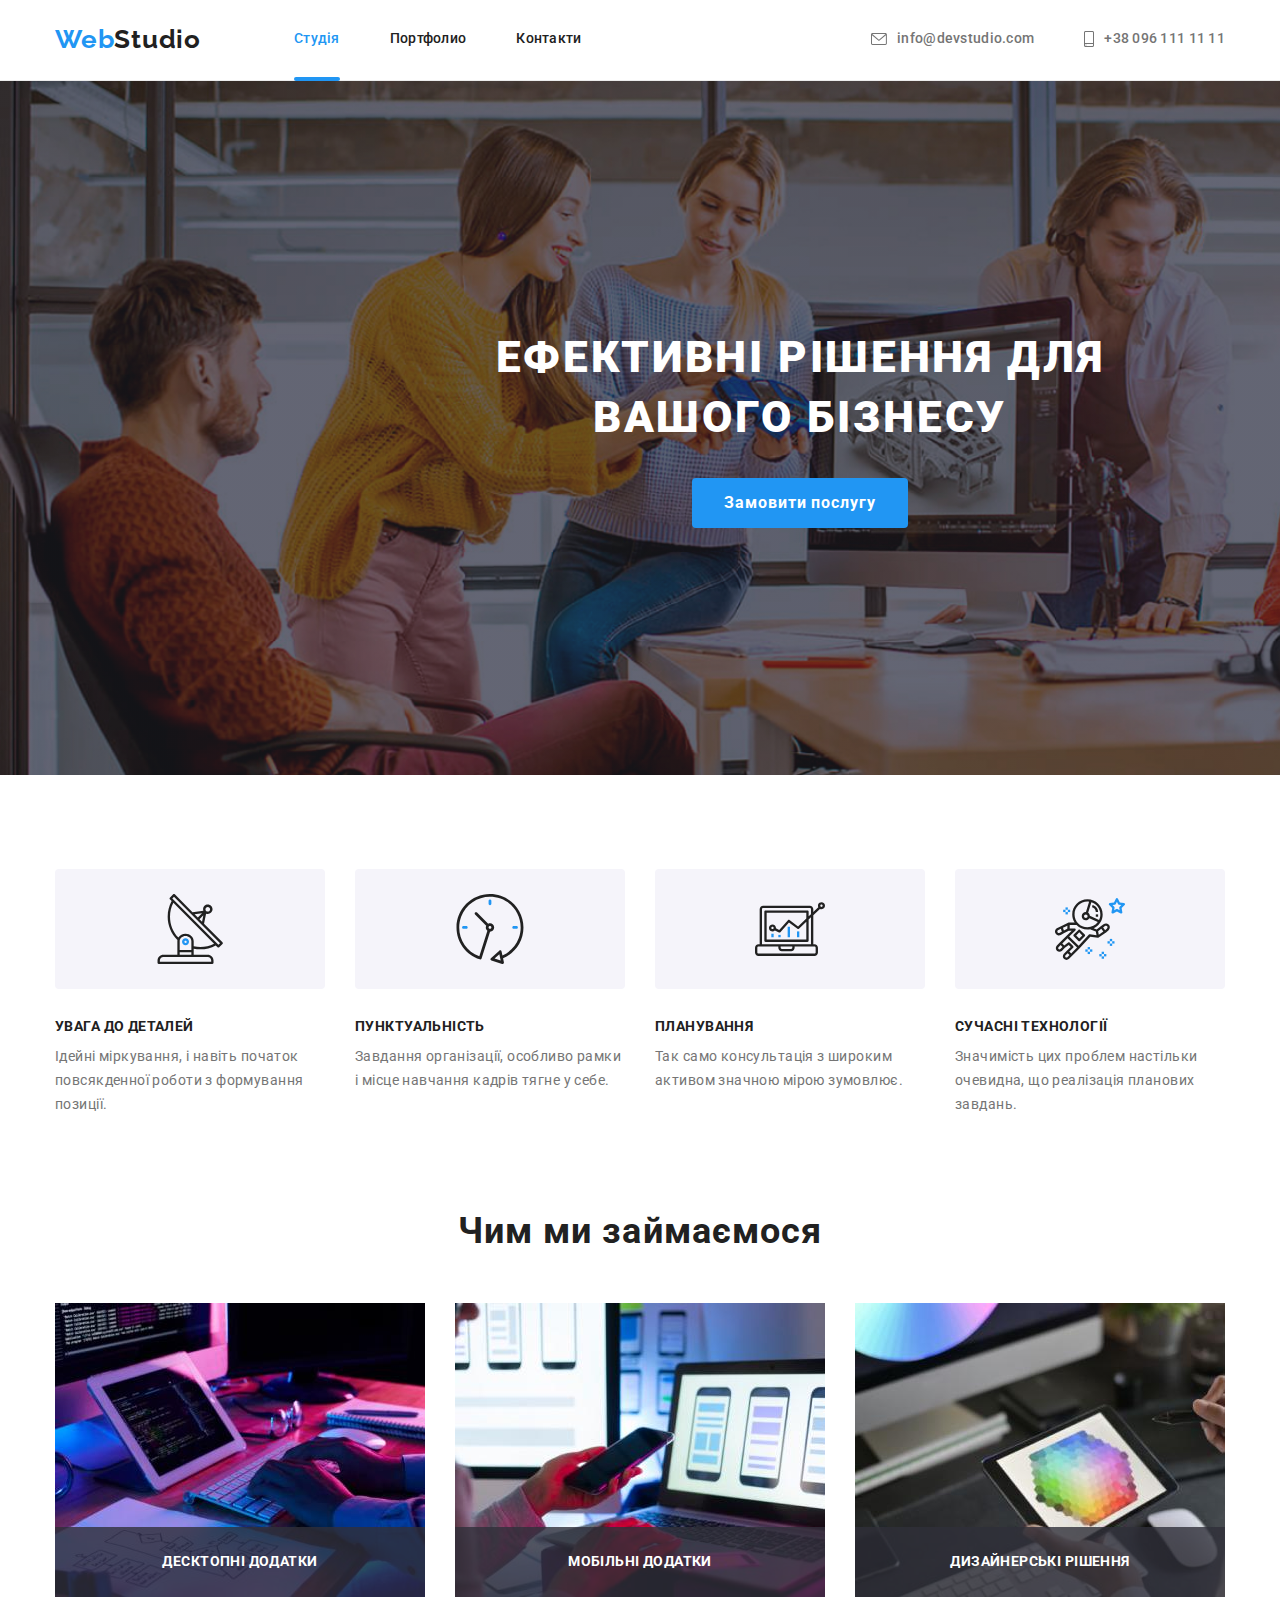
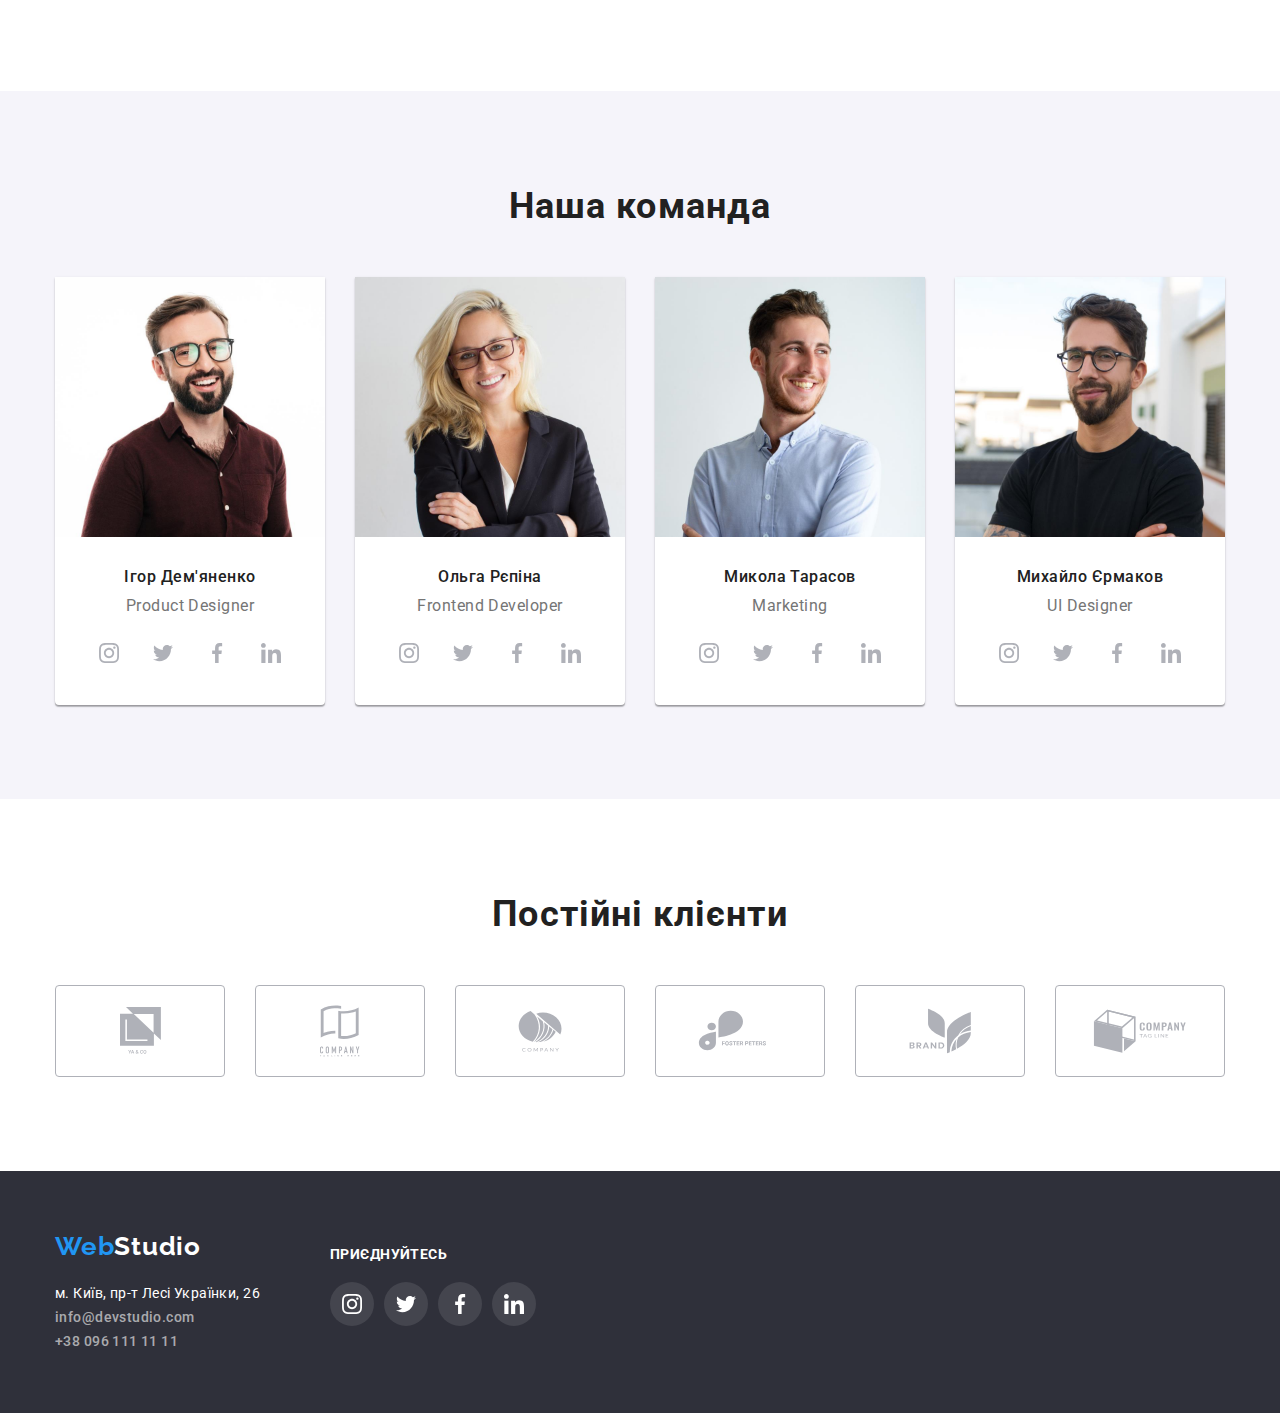
<file: index.html>
<!DOCTYPE html>
<html lang="en">

<head>
  <meta charset="UTF-8" />
  <meta http-equiv="X-UA-Compatible" content="IE=edge" />
  <meta name="viewport" content="width=device-width, initial-scale=1.0" />
  <title>Студія</title>
  <link rel="preconnect" href="https://fonts.googleapis.com" />
  <link rel="preconnect" href="https://fonts.gstatic.com" crossorigin />
  <link rel="stylesheet"
    href="https://cdnjs.cloudflare.com/ajax/libs/modern-normalize/1.0.0/modern-normalize.min.css" />
  <link rel="stylesheet" href="./css/styles.css" />
  <link href="https://fonts.googleapis.com/css2?family=Raleway:wght@700&family=Roboto:wght@400;500;700;900&display=swap"
    rel="stylesheet" />
</head>

<body>
  <!-- HEADER -->
  <header class="page-header">
    <div class="container page-header-container">
      <nav class="page-navigation">
        <a class="logo link" href="/"> <span>Web</span>Studio </a>

        <ul class="menu list">
          <li class="menu-item">
            <div class="menu-item-link">
              <a class="menu-link link active" href="./index.html">Студія</a>
            </div>
          </li>
          <li class="menu-item">
            <div class="menu-item-link">
              <a class="menu-link link" href="./portfolio.html">Портфолио</a>
            </div>
          </li>
          <li class="menu-item"><a class="menu-link link" href="">Контакти</a></li>
        </ul>
      </nav>
      <ul class="contact-header list">
        <li class="contact-item-header">
          <svg class="icon-header" width="16" height="12">
            <use href="./images/sprite.svg#icon-mail"></use>
          </svg>
          <a class="contact-link contact-header-link link" href="mailto:info@devstudio.com">info@devstudio.com</a>
        </li>
        <li class="contact-item-header">
          <svg class="icon-header" width="10" height="16">
            <use href="./images/sprite.svg#icon-smartphone"></use>
          </svg>
          <a class="contact-link contact-header-link link" href="tel:+380961111111">+38 096 111 11 11</a>
        </li>
      </ul>
    </div>
  </header>

  <main>
    <!-- HERO -->
    <div class="hero-bg">
      <section class="hero section">
        <div class="container">
          <h1 class="hero-title">Ефективні рішення для вашого бізнесу</h1>
          <button type="button" class="button" data-modal-open>Замовити послугу</button>
        </div>
      </section>
    </div>

    <!-- FEATURES -->
    <section class="features-section section">
      <div class="container">
        <h2 class="visually-hidden">Особливості</h2>
        <ul class="features list">
          <li class="features-card">
            <div class="features-list-img">
              <svg class="features-img" width="70" height="70">
                <use href="./images/sprite.svg#icon-antena"></use>
              </svg>
            </div>
            <div>
              <h3 class="features-list-title">УВАГА ДО ДЕТАЛЕЙ</h3>
              <p class="features-list-text">
                Ідейні міркування, і навіть початок повсякденної роботи з формування позиції.
              </p>
            </div>
          </li>
          <li class="features-card">
            <div class="features-list-img">
              <svg class="features-img" width="70" height="70">
                <use href="./images/sprite.svg#icon-clock"></use>
              </svg>
            </div>
            <div>
              <h3 class="features-list-title">ПУНКТУАЛЬНІСТЬ</h3>
              <p class="features-list-text">
                Завдання організації, особливо рамки і місце навчання кадрів тягне у себе.
              </p>
            </div>
          </li>
          <li class="features-card">
            <div class="features-list-img">
              <svg class="features-img" width="70" height="70">
                <use href="./images/sprite.svg#icon-diagram"></use>
              </svg>
            </div>
            <div>
              <h3 class="features-list-title">ПЛАНУВАННЯ</h3>
              <p class="features-list-text">
                Так само консультація з широким активом значною мірою зумовлює.
              </p>
            </div>
          </li>
          <li class="features-card">
            <div class="features-list-img">
              <svg class="features-img" width="70" height="70">
                <use href="./images/sprite.svg#icon-astronaut"></use>
              </svg>
            </div>
            <div>
              <h3 class="features-list-title">СУЧАСНІ ТЕХНОЛОГІЇ</h3>
              <p class="features-list-text">
                Значимість цих проблем настільки очевидна, що реалізація планових завдань.
              </p>
            </div>
          </li>
        </ul>
      </div>
    </section>
    <!-- DOING -->
    <section class="doing-section">
      <div class="container">
        <h2 class="doing-title">Чим ми займаємося</h2>
        <ul class="doing-list list">
          <li class="doing-list-item">
            <div class="doing-card">
              <img class="doing-list-img" src="images/box-1.jpg" alt="" width="370" height="294" />
              <div class="doing-list-block">
                <h3 class="doing-list-subtitle">Десктопні додатки</h3>
              </div>
            </div>
          </li>
          <div class="doing-card">
            <img class="doing-list-img" src="images/box-2.jpg" alt="" width="370" height="294" />
            <div class="doing-list-block">
              <h3 class="doing-list-subtitle">Мобільні додатки</h3>
            </div>
          </div>
          </li>
          <div class="doing-card">
            <img class="doing-list-img" src="images/box-3.jpg" alt="" width="370" height="294" />
            <div class="doing-list-block">
              <h3 class="doing-list-subtitle">Дизайнерські рішення</h3>
            </div>
          </div>
          </li>
        </ul>
      </div>
    </section>
    <!-- TEAM -->
    <section class="team-section section">
      <div class="container">
        <h2 class="team-title">Наша команда</h2>
        <ul class="team-list list">
          <li class="team-list-item">
            <img class="doing-list-img" src="images/igor.jpg" alt="Ігор Дем'яненко" width="270" height="260" />
            <div class="team-descr">
              <h3 class="team-list-title">Ігор Дем'яненко</h3>
              <p class="team-list-text">Product Designer</p>
              <ul class="social-list list">
                <li class="social-list-item">
                  <a href="" class="social-list-link">
                    <svg class="social-list-icon" width="20" height="20">
                      <use href="./images/sprite.svg#icon-instagram"></use>
                    </svg>
                  </a>
                </li>
                <li class="social-list-item">
                  <a href="" class="social-list-link">
                    <svg class="social-list-icon" width="20" height="20">
                      <use href="./images/sprite.svg#icon-twitter"></use>
                    </svg>
                  </a>
                </li>
                <li class="social-list-item">
                  <a href="" class="social-list-link">
                    <svg class="social-list-icon" width="20" height="20">
                      <use href="./images/sprite.svg#icon-facebook"></use>
                    </svg>
                  </a>
                </li>
                <li class="social-list-item">
                  <a href="" class="social-list-link">
                    <svg class="social-list-icon" width="20" height="20">
                      <use href="./images/sprite.svg#icon-linkedin"></use>
                    </svg>
                  </a>
                </li>
              </ul>
            </div>
          </li>
          <li class="team-list-item">
            <img class="doing-list-img" src="images/olga.jpg" alt="Ольга Рєпіна" width="270" height="260" />
            <div class="team-descr">
              <h3 class="team-list-title">Ольга Рєпіна</h3>
              <p class="team-list-text">Frontend Developer</p>
              <ul class="social-list list">
                <li class="social-list-item">
                  <a href="" class="social-list-link">
                    <svg class="social-list-icon" width="20" height="20">
                      <use href="./images/sprite.svg#icon-instagram"></use>
                    </svg>
                  </a>
                </li>
                <li class="social-list-item">
                  <a href="" class="social-list-link">
                    <svg class="social-list-icon" width="20" height="20">
                      <use href="./images/sprite.svg#icon-twitter"></use>
                    </svg>
                  </a>
                </li>
                <li class="social-list-item">
                  <a href="" class="social-list-link">
                    <svg class="social-list-icon" width="20" height="20">
                      <use href="./images/sprite.svg#icon-facebook"></use>
                    </svg>
                  </a>
                </li>
                <li class="social-list-item">
                  <a href="" class="social-list-link">
                    <svg class="social-list-icon" width="20" height="20">
                      <use href="./images/sprite.svg#icon-linkedin"></use>
                    </svg>
                  </a>
                </li>
              </ul>
            </div>
          </li>
          <li class="team-list-item">
            <img class="doing-list-img" src="images/mukola.jpg" alt="Микола Тарасов" width="270" height="260" />
            <div class="team-descr">
              <h3 class="team-list-title">Микола Тарасов</h3>
              <p class="team-list-text">Marketing</p>
              <ul class="social-list list">
                <li class="social-list-item">
                  <a href="" class="social-list-link">
                    <svg class="social-list-icon" width="20" height="20">
                      <use href="./images/sprite.svg#icon-instagram"></use>
                    </svg>
                  </a>
                </li>
                <li class="social-list-item">
                  <a href="" class="social-list-link">
                    <svg class="social-list-icon" width="20" height="20">
                      <use href="./images/sprite.svg#icon-twitter"></use>
                    </svg>
                  </a>
                </li>
                <li class="social-list-item">
                  <a href="" class="social-list-link">
                    <svg class="social-list-icon" width="20" height="20">
                      <use href="./images/sprite.svg#icon-facebook"></use>
                    </svg>
                  </a>
                </li>
                <li class="social-list-item">
                  <a href="" class="social-list-link">
                    <svg class="social-list-icon" width="20" height="20">
                      <use href="./images/sprite.svg#icon-linkedin"></use>
                    </svg>
                  </a>
                </li>
              </ul>
            </div>
          </li>
          <li class="team-list-item">
            <img class="doing-list-img" src="images/muhailo.jpg" alt="Михайло Єрмаков" width="270" height="260" />
            <div class="team-descr">
              <h3 class="team-list-title">Михайло Єрмаков</h3>
              <p class="team-list-text">UI Designer</p>
              <ul class="social-list list">
                <li class="social-list-item">
                  <a href="" class="social-list-link">
                    <svg class="social-list-icon" width="20" height="20">
                      <use href="./images/sprite.svg#icon-instagram"></use>
                    </svg>
                  </a>
                </li>
                <li class="social-list-item">
                  <a href="" class="social-list-link">
                    <svg class="social-list-icon" width="20" height="20">
                      <use href="./images/sprite.svg#icon-twitter"></use>
                    </svg>
                  </a>
                </li>
                <li class="social-list-item">
                  <a href="" class="social-list-link">
                    <svg class="social-list-icon" width="20" height="20">
                      <use href="./images/sprite.svg#icon-facebook"></use>
                    </svg>
                  </a>
                </li>
                <li class="social-list-item">
                  <a href="" class="social-list-link">
                    <svg class="social-list-icon" width="20" height="20">
                      <use href="./images/sprite.svg#icon-linkedin"></use>
                    </svg>
                  </a>
                </li>
              </ul>
            </div>
          </li>
        </ul>
      </div>
    </section>
    <!-- CLIENTS -->
    <section class="clients-section section">
      <div class="container">
        <h2 class="clients-title">Постійні клієнти</h2>
        <ul class="clients-list list">
          <li class="clients-list-item">
            <div class="clients-list-img">
              <svg class="clients-img" width="41" height="47">
                <use href="./images/sprite.svg#icon-client-1"></use>
              </svg>
            </div>
          </li>
          <li class="clients-list-item">
            <div class="clients-list-img">
              <svg class="clients-img" width="40" height="52">
                <use href="./images/sprite.svg#icon-client-2"></use>
              </svg>
            </div>
          </li>
          <li class="clients-list-item">
            <div class="clients-list-img">
              <svg class="clients-img" width="44" height="42">
                <use href="./images/sprite.svg#icon-client-3"></use>
              </svg>
            </div>
          </li>
          <li class="clients-list-item">
            <div class="clients-list-img">
              <svg class="clients-img" width="85" height="41">
                <use href="./images/sprite.svg#icon-client-4"></use>
              </svg>
            </div>
          </li>
          <li class="clients-list-item">
            <div class="clients-list-img">
              <svg class="clients-img" width="63" height="46">
                <use href="./images/sprite.svg#icon-client-5"></use>
              </svg>
            </div>
          </li>
          <li class="clients-list-item">
            <div class="clients-list-img">
              <svg class="clients-img" width="94" height="44">
                <use href="./images/sprite.svg#icon-client-6"></use>
              </svg>
            </div>
          </li>
        </ul>
      </div>
    </section>

  </main>
  <!-- FOOTER -->
  <footer class="footer-section">
    <div class="container container-footer">
      <div class="adress-section-footer">
        <a class="logo logo-footer link" href="/"><span>Web</span>Studio</a>
        <address>
          <ul class="contact-footer list">
            <li>
              <a class="adress adress-footer link" href="https://goo.gl/maps/uo4PSPGy8gMgeVrE9" target="_blank"
                rel="noopener noreferrer">
                м. Київ, пр-т Лесі Українки, 26
              </a>
            </li>
            <li>
              <a class="contact-link contact-link-footer link" href="mailto:info@devstudio.com">info@devstudio.com</a>
            </li>
            <li>
              <a class="contact-link contact-link-footer link" href="tel:+380961111111">+38 096 111 11 11</a>
            </li>
          </ul>
        </address>
      </div>
      <div class="joing">
        <h2 class="joing-title">приєднуйтесь</h2>
        <ul class="social-list-footer list">
          <li class="social-list-item-footer">
            <a href="" class="social-list-link-footer">
              <svg class="social-list-icon-footer" width="20" height="20">
                <use href="./images/sprite.svg#icon-instagram"></use>
              </svg>
            </a>
          </li>
          <li class="social-list-item-footer">
            <a href="" class="social-list-link-footer">
              <svg class="social-list-icon-footer" width="20" height="20">
                <use href="./images/sprite.svg#icon-twitter"></use>
              </svg>
            </a>
          </li>
          <li class="social-list-item-footer">
            <a href="" class="social-list-link-footer">
              <svg class="social-list-icon-footer" width="20" height="20">
                <use href="./images/sprite.svg#icon-facebook"></use>
              </svg>
            </a>
          </li>
          <li class="social-list-item-footer">
            <a href="" class="social-list-link-footer">
              <svg class="social-list-icon-footer" width="20" height="20">
                <use href="./images/sprite.svg#icon-linkedin"></use>
              </svg>
            </a>
          </li>
        </ul>
      </div>
    </div>
  </footer>
  <!-- MODAL -->
  <div class="backdrop is-hidden" data-modal>
    <div class="modal">
      <button type="button" class="modal-close-btn" data-modal-close>
        <svg class="modal-close-btn-icon" width="18" height="18">
          <use href="./images/sprite.svg#icon-close"></use>
        </svg>
      </button>
    </div>
  </div>

  <script src="./js/modal.js"></script>
</body>

</html>
</file>
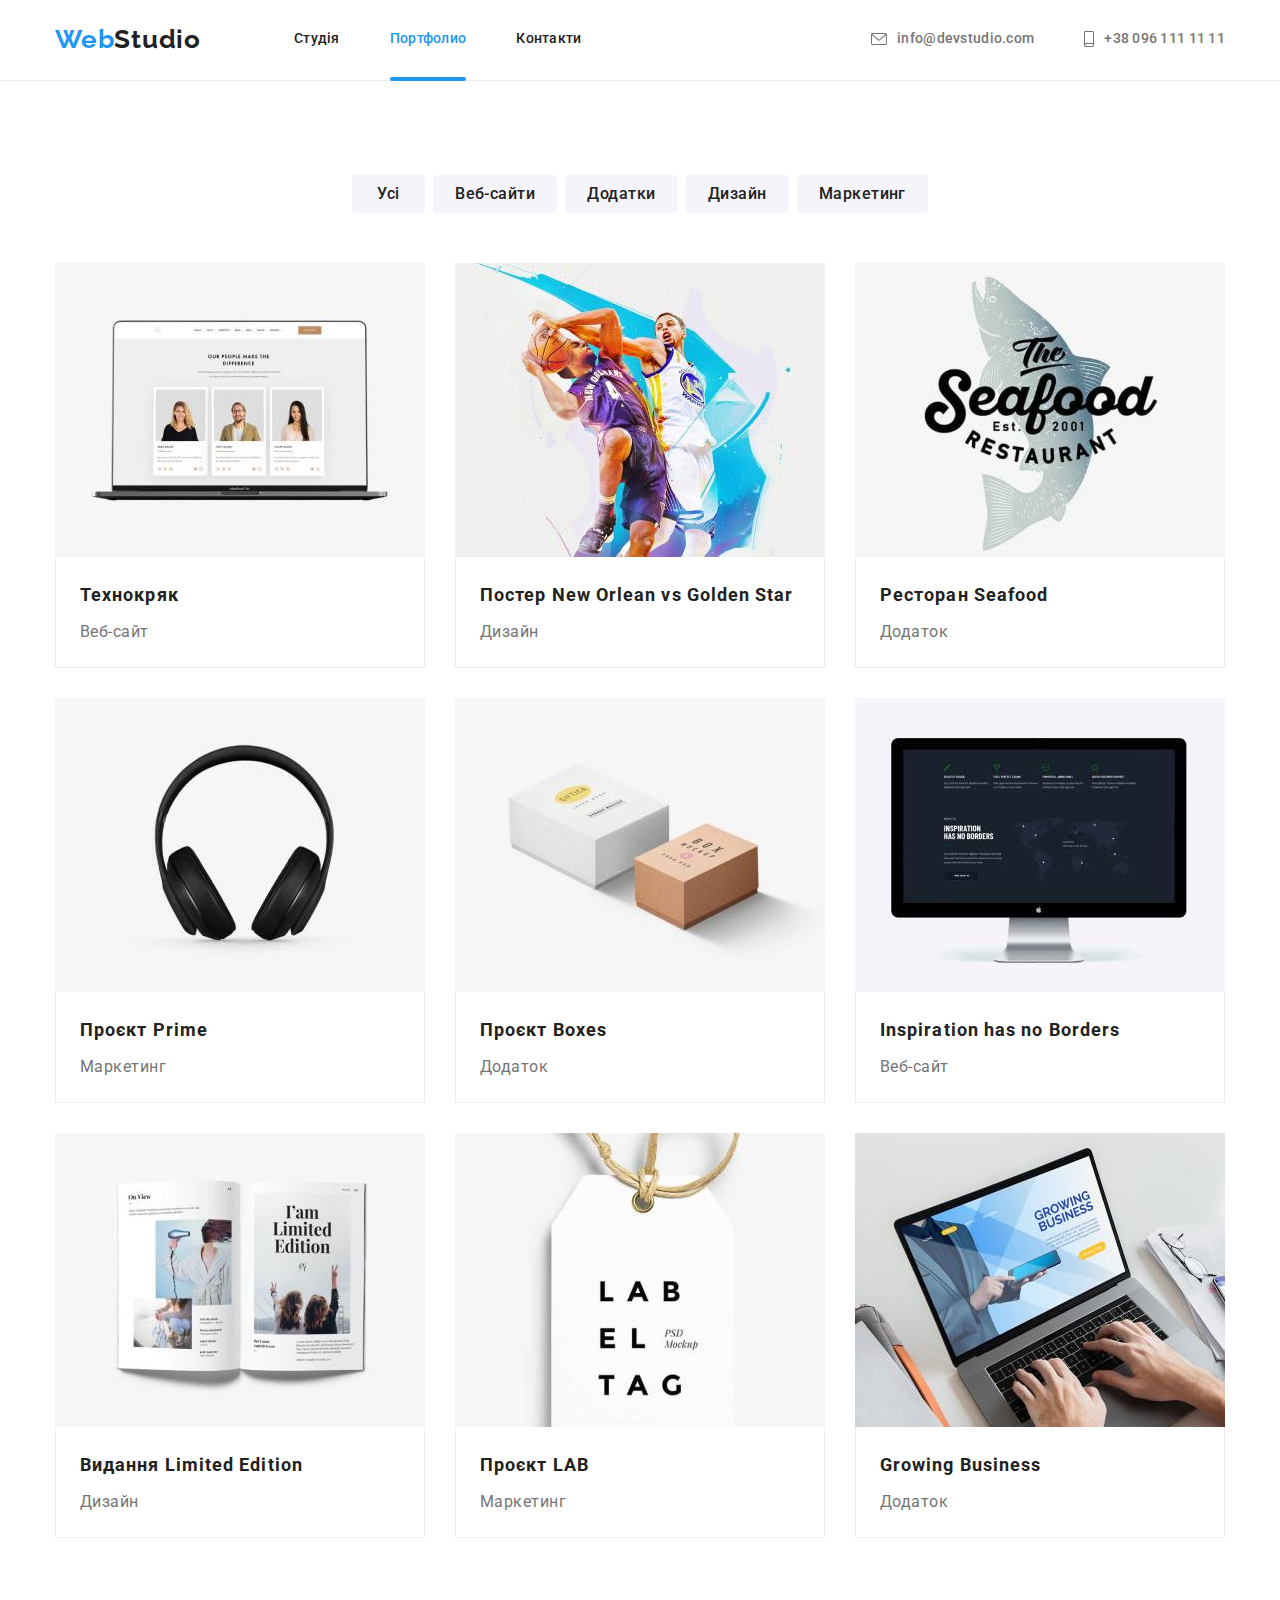
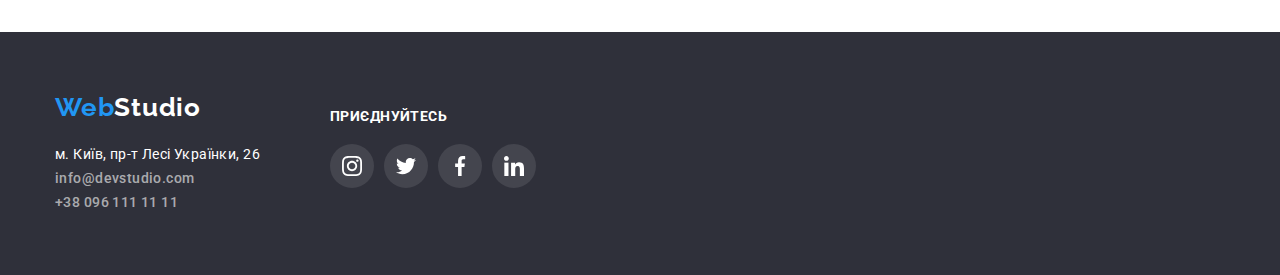
<file: portfolio.html>
<!DOCTYPE html>
<html lang="en">

<head>
  <meta charset="UTF-8">
  <meta http-equiv="X-UA-Compatible" content="IE=edge">
  <meta name="viewport" content="width=device-width, initial-scale=1.0">
  <title>Портфоліо</title>
  <link rel="stylesheet"
    href="https://cdnjs.cloudflare.com/ajax/libs/modern-normalize/1.0.0/modern-normalize.min.css" />
  <link rel="stylesheet" href="./css/styles.css">
  <link href="https://fonts.googleapis.com/css2?family=Raleway:wght@700&family=Roboto:wght@400;500;700;900&display=swap"
    rel="stylesheet">


</head>

<body>

  <!-- HEADER -->
  <header class="page-header">
    <div class="container page-header-container">
      <nav class="page-navigation">
        <a class="logo link" href="/"> <span>Web</span>Studio </a>

        <ul class="menu list">
          <li class="menu-item">
            <div class="menu-item-link">
              <a class="menu-link link" href="./index.html">Студія</a>
            </div>
          </li>
          <li class="menu-item">
            <div class="menu-item-link">
              <a class="menu-link link active" href="./portfolio.html">Портфолио</a>
            </div>
          </li>
          <li class="menu-item"><a class="menu-link link" href="">Контакти</a></li>
        </ul>
      </nav>
      <ul class="contact-header list">
        <li class="contact-item-header">
          <svg class="icon-header" width="16" height="12">
            <use href="./images/sprite.svg#icon-mail"></use>
          </svg>
          <a class="contact-link contact-header-link link" href="mailto:info@devstudio.com">info@devstudio.com</a>
        </li>
        <li class="contact-item-header">
          <svg class="icon-header" width="10" height="16">
            <use href="./images/sprite.svg#icon-smartphone"></use>
          </svg>
          <a class="contact-link contact-header-link link" href="tel:+380961111111">+38 096 111 11 11</a>
        </li>
      </ul>
    </div>
  </header>

  <main>
    <!-- PORTFOLIO -->
    <section class="portfolio-section section">
      <div class="container">
        <h1 class="visually-hidden">Портфоліо</h1>

        <ul class="filters-list list">
          <li class="filters-list-item"><button class="button" type="button">Усі</button></li>
          <li class="filters-list-item"><button class="button" type="button">Веб-сайти</button></li>
          <li class="filters-list-item"><button class="button" type="button">Додатки</button></li>
          <li class="filters-list-item"><button class="button" type="button">Дизайн</button></li>
          <li class="filters-list-item"><button class="button" type="button">Маркетинг</button></li>
        </ul>

        <ul class="projects-list list">
          <li class="project-list-item">
            <a href="" class="project-link link">
              <div class="project-thumb">
                <img class="project-img" src="images/project1.jpg" alt="Технокряк" width="370" height="294">
                <div class="project-overlay">
                  <p class="project-overlay-text">Ресурс пропонує комплексні пропозиції з різним рівнем функціоналу та
                    сервісів. Все це дозволить відвідувачу отримати вичерпні відомості про компанію чи приватну особу.
                  </p>
                </div>
              </div>
              <div class="project-descr">
                <h2 class="project-title">Технокряк</h2>
                <p class="project-text">Веб-сайт</p>
              </div>
            </a>
          </li>
          <li class="project-list-item">
            <a href="" class="project-link link">
              <div class="project-thumb">
                <img src="images/project2.jpg" alt="Постер New Orlean vs Golden Star" width="370" height="294">
                <div class="project-overlay">
                  <p class="project-overlay-text">Ресурс пропонує комплексні пропозиції з різним рівнем функціоналу та
                    сервісів. Все це дозволить відвідувачу отримати вичерпні відомості про компанію чи приватну особу.
                  </p>
                </div>
              </div>
              <div class="project-descr">
                <h2 class="project-title">Постер New Orlean vs Golden Star</h2>
                <p class="project-text">Дизайн</p>
              </div>
            </a>
          </li>
          <li class="project-list-item">
            <a href="" class="project-link link">
              <div class="project-thumb">
                <img src="images/project3.jpg" alt="Ресторан Seafood" width="370" height="294">
                <div class="project-overlay">
                  <p class="project-overlay-text">Ресурс пропонує комплексні пропозиції з різним рівнем функціоналу та
                    сервісів. Все це дозволить відвідувачу отримати вичерпні відомості про компанію чи приватну особу.
                  </p>
                </div>
              </div>
              <div class="project-descr">
                <h2 class="project-title">Ресторан Seafood</h2>
                <p class="project-text">Додаток</p>
              </div>
            </a>
          </li>
          <li class="project-list-item">
            <a href="" class="project-link link">
              <div class="project-thumb">
                <img src="images/project4.jpg" alt="Проєкт Prime" width="370" height="294">
                <div class="project-overlay">
                  <p class="project-overlay-text">Ресурс пропонує комплексні пропозиції з різним рівнем функціоналу та
                    сервісів. Все це дозволить відвідувачу отримати вичерпні відомості про компанію чи приватну особу.
                  </p>
                </div>
              </div>
              <div class="project-descr">
                <h2 class="project-title">Проєкт Prime</h2>
                <p class="project-text">Маркетинг</p>
              </div>
            </a>
          </li>
          <li class="project-list-item">
            <a href="" class="project-link link">
              <div class="project-thumb">
                <img src="images/project5.jpg" alt="Проєкт Boxes" width="370" height="294">
                <div class="project-overlay">
                  <p class="project-overlay-text">Ресурс пропонує комплексні пропозиції з різним рівнем функціоналу та
                    сервісів. Все це дозволить відвідувачу отримати вичерпні відомості про компанію чи приватну особу.
                  </p>
                </div>
              </div>
              <div class="project-descr">
                <h2 class="project-title">Проєкт Boxes</h2>
                <p class="project-text">Додаток</p>
              </div>
            </a>
          </li>
          <li class="project-list-item">
            <a href="" class="project-link link">
              <div class="project-thumb">
                <img src="images/project6.jpg" alt="Inspiration has no Borders" width="370" height="294">
                <div class="project-overlay">
                  <p class="project-overlay-text">Ресурс пропонує комплексні пропозиції з різним рівнем функціоналу та
                    сервісів. Все це дозволить відвідувачу отримати вичерпні відомості про компанію чи приватну особу.
                  </p>
                </div>
              </div>
              <div class="project-descr">
                <h2 class="project-title">Inspiration has no Borders</h2>
                <p class="project-text">Веб-сайт</p>
              </div>
            </a>
          </li>
          <li class="project-list-item">
            <a href="" class="project-link link">
              <div class="project-thumb">
                <img src="images/project7.jpg" alt="Видання Limited Edition" width="370" height="294">
                <div class="project-overlay">
                  <p class="project-overlay-text">Ресурс пропонує комплексні пропозиції з різним рівнем функціоналу та
                    сервісів. Все це дозволить відвідувачу отримати вичерпні відомості про компанію чи приватну особу.
                  </p>
                </div>
              </div>
              <div class="project-descr">
                <h2 class="project-title">Видання Limited Edition</h2>
                <p class="project-text">Дизайн</p>
              </div>
            </a>
          </li>
          <li class="project-list-item">
            <a href="" class="project-link link">
              <div class="project-thumb">
                <img src="images/project8.jpg" alt="Проєкт LAB" width="370" height="294">
                <div class="project-overlay">
                  <p class="project-overlay-text">Ресурс пропонує комплексні пропозиції з різним рівнем функціоналу та
                    сервісів. Все це дозволить відвідувачу отримати вичерпні відомості про компанію чи приватну особу.
                  </p>
                </div>
              </div>
              <div class="project-descr">
                <h2 class="project-title">Проєкт LAB</h2>
                <p class="project-text">Маркетинг</p>
              </div>
            </a>
          </li>
          <li class="project-list-item">
            <a href="" class="project-link link">
              <div class="project-thumb">
                <img src="images/project9.jpg" alt="Growing Business" width="370" height="294">
                <div class="project-overlay">
                  <p class="project-overlay-text">Ресурс пропонує комплексні пропозиції з різним рівнем функціоналу та
                    сервісів. Все це дозволить відвідувачу отримати вичерпні відомості про компанію чи приватну особу.
                  </p>
                </div>
              </div>
              <div class="project-descr">
                <h2 class="project-title">Growing Business</h2>
                <p class="project-text">Додаток</p>
              </div class="project-descr">
            </a>
          </li>
        </ul>
      </div>

    </section>
  </main>

  <!-- FOOTER -->
  <footer class="footer-section">
    <div class="container container-footer">
      <div class="adress-section-footer">
        <a class="logo logo-footer link" href="/"><span>Web</span>Studio</a>
        <address>
          <ul class="contact-footer list">
            <li>
              <a class="adress adress-footer link" href="https://goo.gl/maps/uo4PSPGy8gMgeVrE9" target="_blank"
                rel="noopener noreferrer">
                м. Київ, пр-т Лесі Українки, 26
              </a>
            </li>
            <li>
              <a class="contact-link contact-link-footer link" href="mailto:info@devstudio.com">info@devstudio.com</a>
            </li>
            <li>
              <a class="contact-link contact-link-footer link" href="tel:+380961111111">+38 096 111 11 11</a>
            </li>
          </ul>
        </address>
      </div>
      <div class="joing">
        <h2 class="joing-title">приєднуйтесь</h2>
        <ul class="social-list-footer list">
          <li class="social-list-item-footer">
            <a href="" class="social-list-link-footer">
              <svg class="social-list-icon-footer" width="20" height="20">
                <use href="./images/sprite.svg#icon-instagram"></use>
              </svg>
            </a>
          </li>
          <li class="social-list-item-footer">
            <a href="" class="social-list-link-footer">
              <svg class="social-list-icon-footer" width="20" height="20">
                <use href="./images/sprite.svg#icon-twitter"></use>
              </svg>
            </a>
          </li>
          <li class="social-list-item-footer">
            <a href="" class="social-list-link-footer">
              <svg class="social-list-icon-footer" width="20" height="20">
                <use href="./images/sprite.svg#icon-facebook"></use>
              </svg>
            </a>
          </li>
          <li class="social-list-item-footer">
            <a href="" class="social-list-link-footer">
              <svg class="social-list-icon-footer" width="20" height="20">
                <use href="./images/sprite.svg#icon-linkedin"></use>
              </svg>
            </a>
          </li>
        </ul>
      </div>
    </div>
  </footer>

</body>

</html>
</file>
<file: css/styles.css>
:root {
    --background-color: #2F303A;
    --brand-color: #2196F3;
    --white-color: #ffff;
    --black-color: #212121;
    --transition-dur-and-func: 250ms cubic-bezier(0.4, 0, 0.2, 1);
}

body {
    font-family: 'Roboto', 'Raleway', sans-serif;
    color: var(--black-color);
    background: var(--white-color);
    font-style: normal;
    font-weight: 400;
}

h1,
h2,
h3,
h4,
h5,
h6,
p {
  margin-top: 0;
  margin-bottom: 0;
}

ul,
ol {
  margin-top: 0;
  margin-bottom: 0;
  padding-left: 0;
}

img {
  display: block;
}

button {
  cursor: pointer;
}

.link {
    text-decoration: none;
    color: var(--black-color);
}

.list {
    list-style-type: none;
}

.button {
    cursor: pointer;
    border: none;
}

.visually-hidden {
    position: absolute;
    width: 1px;
    height: 1px;
    margin: -1px;
    padding: 0;
    overflow: hidden;
    border: 0;
    clip: rect(0 0 0 0);
}

.container {
    width: 1200px;
    padding-left: 15px;
    padding-right: 15px;
    margin-left: auto;
    margin-right: auto;
}

.section {
    padding-top: 94px;
    padding-bottom: 94px;
}

/* ==================== COMPONENTS ==================== */

.logo {
    font-family: 'Raleway';
    font-weight: 700;
    font-size: 26px;
    line-height: 1.19;
    letter-spacing: 0.03em;
    color:  var(--black-color);
}

.logo span {
    color: var(--brand-color);
}

/* ==================== /COMPONENTS ==================== */

/* ==================== HEADER ==================== */

.page-header {
    padding-top: 24px;
    padding-bottom: 25px;
    border-bottom: 1px solid #ECECEC;
}

.page-header-container {
    display: flex;
    align-items: center;
}

.page-navigation {
    display: flex;
    align-items: center;
    column-gap: 93px;
}

.contact-header {
    display: flex;
    column-gap: 50px;
    margin-left: auto;
}

.contact-item-header {
    display: flex;
    align-items: center;
    
}

.contact-item-header:hover .icon-header,
.contact-item-header:focus .icon-header,
.contact-item-header:hover .contact-link,
.contact-item-header:focus .contact-link {
    fill: var(--brand-color);
    color: var(--brand-color);
}

.icon-header {
    fill: #757575;
    margin-right: 10px;
    transition: fill var(--transition-dur-and-func);
}

.contact-link {
    font-style: normal;
    font-weight: 500;
    font-size: 14px;
    line-height: 1.14;
    letter-spacing: 0.02em;
    color: #757575;
    transition: color var(--transition-dur-and-func);
}

.menu {
    display: flex;
    column-gap: 50px;
}

.menu-link {
    position: relative;
    display: block;
    font-weight: 500;
    font-size: 14px;
    line-height: 1.14;
    letter-spacing: 0.02em;
    transition: color var(--transition-dur-and-func);
}

.menu-link.active::after {
    position: absolute;
    display: block;
    content: '';
    left: 0;
    top: 285%;
    width: 100%;
    height: 4px;
    border-radius: 2px;
    background-color: var(--brand-color);
    transition: background-color var(--transition-dur-and-func);
    /* display: none; */
}

.menu-link:hover,
.menu-link:focus {
    color: var(--brand-color);
}

.page-navigation .active {
    color: var(--brand-color);
}

/* ==================== /HEADER ==================== */

/* ==================== HERO ==================== */

.hero-bg {
    background-color: #C4C4C4;
}

.hero {
    width: 1600px;
    margin-left: auto;
    margin-right: auto;
    background-image: linear-gradient(rgba(47, 48, 58, 0.4), rgba(47, 48, 58, 0.4)),
    url('../images/bg-hero.jpg');
    background-size: cover;
}

.hero-title {
    width: 696px;
    font-weight: 900;
    font-size: 44px;
    line-height: 1.36;
    text-align: center;
    letter-spacing: 0.06em;
    text-transform: uppercase;
    color: var(--white-color);
    margin-top: 153px;
    margin-left: auto;
    margin-right: auto;
}

.hero .button:focus,
.hero .button:hover {
    background-color: var(--brand-color);
    color: var(--white-color);
}

.hero .button {
    /* min-width: 216px;
    height: 50px; */
    min-width: 216px;
    padding: 10px 32px;
    background: var(--brand-color);
    border-radius: 4px;
    font-weight: 700;
    font-size: 16px;
    line-height: 1.88;
    letter-spacing: 0.06em;
    color: var(--white-color);
    display: block;
    margin: 30px auto 153px;
}

/* ==================== /HERO ==================== */

/* ==================== FEATURES ==================== */

.features {
    display: flex;
    gap: 30px;
}

.features-card {
    flex-basis: calc((100% - 90px) / 4);
}

.features-list-img {
    width: 270px;
    height: 120px;
    background-color: #F5F4FA;
    border-radius: 4px;
    border: none;
    display: flex;
    justify-content: center;
    align-items: center;
    margin-bottom: 30px;
}

.features-list-title {
    font-weight: 700;
    font-size: 14px;
    line-height: 1.14;
    letter-spacing: 0.03em;
    text-transform: uppercase;
    margin-bottom: 10px;
}

.features-list-text {
    font-size: 14px;
    line-height: 1.71;
    letter-spacing: 0.03em;
    color: #757575;
}

/* ==================== /FEATURES ==================== */

/* ==================== DOING ==================== */

.doing-section {
    padding-bottom: 94px;
}

.doing-title {
    font-weight: 700;
    font-size: 36px;
    line-height: 1.17;
    text-align: center;
    letter-spacing: 0.03em;
    padding-bottom: 50px;
}

.doing-list {
    display: flex;
    flex-wrap: wrap;
    gap: 30px;
}

.doing-list-item {
    flex-basis: calc((100% - 60px) / 3);
}

.doing-card {
    position: relative;
}

.doing-list-block {
    position: absolute;
    width: 370px;
    height: 70px;
    background-color: rgba(47, 48, 58, 0.8);
    bottom: 0;
}

.doing-list-subtitle {
    font-weight: 700;
    font-size: 14px;
    line-height: 1.14;
    text-align: center;
    letter-spacing: 0.03em;
    text-transform: uppercase;
    color: var(--white-color);
    padding-top: 27px;
}

/* ==================== /DOING ==================== */

/* ==================== TEAM ==================== */
.team-section {
    background-color: #F5F4FA;
}

.team-title {
    font-weight: 700;
    font-size: 36px;
    line-height: 1.17;
    text-align: center;
    letter-spacing: 0.03em;
    padding-bottom: 50px;
}

.team-list {
    display: flex;
    flex-wrap: wrap;
    gap: 30px;
}

.team-list-item {
    flex-basis: calc((100% - 90px) / 4);
    box-shadow: 0px 1px 3px rgba(0, 0, 0, 0.12), 0px 1px 1px rgba(0, 0, 0, 0.14), 0px 2px 1px rgba(0, 0, 0, 0.2);
    border-radius: 0px 0px 4px 4px;
    background-color: #FFFFFF;
}

.team-descr {
    padding-top: 30px;
    padding-bottom: 30px;
}

.team-list-title {
    font-weight: 500;
    font-size: 16px;
    line-height: 1.19;
    text-align: center;
    letter-spacing: 0.03em;
    margin-bottom: 10px;
}

.team-list-text {
    font-size: 16px;
    line-height: 1.19;
    text-align: center;
    letter-spacing: 0.03em;
    color: #757575;
    margin-bottom: 16px;
}

.social-list {
    display: flex;
    justify-content: center;
    column-gap: 10px;
}

.social-list-link {
    display: flex;
    justify-content: center;
    align-items: center;
    width: 44px;
    height: 44px;
    border-radius: 50%;
    transition: background-color var(--transition-dur-and-func);
}

.social-list-link:hover,
.social-list-link:focus {
    background-color: var(--brand-color);
    
}

.social-list-icon {
    fill: #AFB1B8;
    transition: fill var(--transition-dur-and-func);
}

.social-list-link:hover .social-list-icon,
.social-list-link:focus .social-list-icon {
    fill:var(--white-color);
}

/* ==================== /TEAM ==================== */

/* ==================== PORTFOLIO ==================== */

.filters-list {
    display: flex;
    flex-wrap: wrap;
    gap: 8px;
    justify-content: center;
}

.filters-list .button {
    background-color: #F5F4FA;
    border-radius: 4px;
    min-width: 73px;
    /* height: 38px; */
    padding: 6px 22px;
    font-weight: 500;
    font-size: 16px;
    line-height: 1.63;
    text-align: center;
    letter-spacing: 0.03em;
    color:  var(--black-color);
    border: none;
    transition: background-color var(--transition-dur-and-func), box-shadow var(--transition-dur-and-func), color var(--transition-dur-and-func);
}

.filters-list .button:focus,
.filters-list .button:hover {
    background-color: var(--brand-color);
    color: var(--white-color);
    box-shadow: 0px 3px 1px rgba(0, 0, 0, 0.1), 0px 1px 2px rgba(0, 0, 0, 0.08), 0px 2px 2px rgba(0, 0, 0, 0.12);
}

.projects-list {
    display: flex;
    flex-wrap: wrap;
    gap: 30px;
    padding-top: 50px;
    background: var(--white-color);
}

.project-descr {
    padding: 20px 24px;
    border: 1px solid #EEEEEE;
    border-top: none;
}

.project-list-item {
    flex-basis: calc((100% - 60px) / 3);
    transition: box-shadow var(--transition-dur-and-func);
}

.project-thumb {
    position: relative;
    overflow: hidden;
}

.project-overlay {
    display: inline-block;
    position: absolute;
    content: '';
    width: 100%;
    height: 100%;
    top: 0;
    left: 0;
    background-color: rgba(33, 150, 243, 0.9);
    transform: translateY(100%);
    transition: transform var(--transition-dur-and-func);
    font-weight: 400;
    font-size: 18px;
    line-height: 1.56;
    letter-spacing: 0.03em;
    color: var(--white-color);
    padding: 63px 24px;
}

.project-link:hover .project-overlay, 
.project-link:focus .project-overlay {
    transform: translateY(0%);
}

.project-list-item:hover,
.project-list-item:focus {
    box-shadow: 0px 1px 1px rgba(0, 0, 0, 0.12), 0px 4px 4px rgba(0, 0, 0, 0.06), 1px 4px 6px rgba(0, 0, 0, 0.16);
}

.project-title {
    font-weight: 700;
    font-size: 18px;
    line-height: 2;
    letter-spacing: 0.06em;
    margin-bottom: 4px;
}

.project-text {
    font-size: 16px;
    line-height: 1.88;
    letter-spacing: 0.03em;
    color: #757575;
}

/* ==================== /PORTFOLIO ==================== */

/* ==================== CLIENTS ==================== */

.clients-list {
    display: flex;
    flex-wrap: wrap;
    gap: 30px;
    justify-content: center;
}

.clients-list-item {
    flex-basis: calc((100% - 150px) / 6);
}

.clients-title {
    font-weight: 700;
    font-size: 36px;
    line-height: 42px;
    text-align: center;
    letter-spacing: 0.03em;
    margin-bottom: 50px;
}

.clients-list-img {
    display: flex;
    width: 170px;
    height: 92px;
    /* filter: drop-shadow(0px 4px 4px rgba(0, 0, 0, 0.25)); */
    border: 1px solid #AFB1B8;
    border-radius: 4px;
    cursor: pointer;
    transition: border var(--transition-dur-and-func);
}

.clients-list-img:hover,
.clients-list-img:focus {
    border: 1px solid var(--brand-color);
}

.clients-img {
    margin: auto;
    fill: #AFB1B8;
}

.clients-img {
    fill: #AFB1B8;
    transition: fill var(--transition-dur-and-func);
}

.clients-list-img:hover .clients-img,
.clients-list-img:focus .clients-img {
    fill: var(--brand-color);
}

/* ==================== /CLIENTS ==================== */

/* ==================== FOOTER ==================== */

.logo-footer {
    color: var(--white-color);
}

.contact-footer {
    padding-top: 20px;
}

.adress-footer {
    color: var(--white-color);
    font-style: normal;
    font-size: 14px;
    line-height: 1.71;
    letter-spacing: 0.03em;
    transition: color var(--transition-dur-and-func);
}

.contact-link-footer {
    font-size: 14px;
    line-height: 1.71;
    letter-spacing: 0.03em;
    color: rgba(255, 255, 255, 0.6);
    transition: color var(--transition-dur-and-func);
}

.contact-link-footer:hover,
.contact-link-footer:focus {
    color: var(--brand-color);
}

.footer-section {
    background-color: var(--background-color);
    padding-top: 60px;
    padding-bottom: 60px;
    display: flex;
}

.container-footer {
    display: flex;
    justify-content: flex-start;
    align-items: center;
}

.adress:hover,
.adress:focus {
    color: var(--brand-color);
}

.adress-section-footer {
    margin-right: 70px;
}

.joing {
    margin-bottom: 12px;
}

.joing-title {
    font-weight: 700;
    font-size: 14px;
    line-height: 16px;
    letter-spacing: 0.03em;
    text-transform: uppercase;
    color: #FFFFFF;
    margin-bottom: 20px;
}

.social-list-footer {
    display: flex;
    justify-content: flex-start;
    align-items: center;
    column-gap: 10px;
}

.social-list-link-footer {
    width: 44px;
    height: 44px;
    background-color:rgba(255, 255, 255, 0.1);
    display: flex;
    justify-content: center;
    align-items: center;
    border-radius: 50%;
    transition: background-color var(--transition-dur-and-func);
}

.social-list-link-footer:hover,
.social-list-link-footer:focus {
    background-color: var(--brand-color);
}

.social-list-icon-footer {
    fill: var(--white-color);
}

/* ==================== /FOOTER ==================== */

/* ==================== BACKDROP ==================== */

.backdrop {
    position: fixed;
    top: 0;
    left: 0;
    z-index: 1000;
    width: 100%;
    height: 100%;
    background-color: rgba(0, 0, 0, 0.5);
    transition: opacity var(--transition-dur-and-func), visibility var(--transition-dur-and-func);
}

.backdrop.is-hidden {
    opacity: 0;
    visibility: hidden;
    pointer-events: none;
}

/* ==================== /BACKDROP ==================== */

/* ==================== MODAL ==================== */

.modal {
    position: absolute;
    top: 50%;
    left: 50%;
    transform: translate(-50%, -50%);
    width: 528px;
    height: 581px;
    background-color: rgb(255, 255, 255);
    box-shadow: 0px 1px 3px rgba(0, 0, 0, 0.12), 0px 1px 1px rgba(0, 0, 0, 0.14), 0px 2px 1px rgba(0, 0, 0, 0.2);
    border-radius: 4px;
}

.modal-close-btn {
    position: absolute;
    top: 8px;
    right: 8px;
    display: flex;
    justify-content: center;
    align-items: center;
    width: 30px;
    height: 30px;
    border-radius: 50%;
    background-color: transparent;
    border: 1px solid #cccccc;
    padding: 0;
    transition: border-color var(--transition-dur-and-func);
}

.modal-close-btn:hover,
.modal-close-btn:focus {
  border-color: var(--brand-color);
}

.modal-close-btn-icon {
    fill: var(--black-color);
    transition: fill var(--transition-dur-and-func);
}

.modal-close-btn:hover .modal-close-btn-icon,
.modal-close-btn:focus .modal-close-btn-icon {
  fill: var(--brand-color);
}

/* ==================== /MODAL ==================== */
</file>
